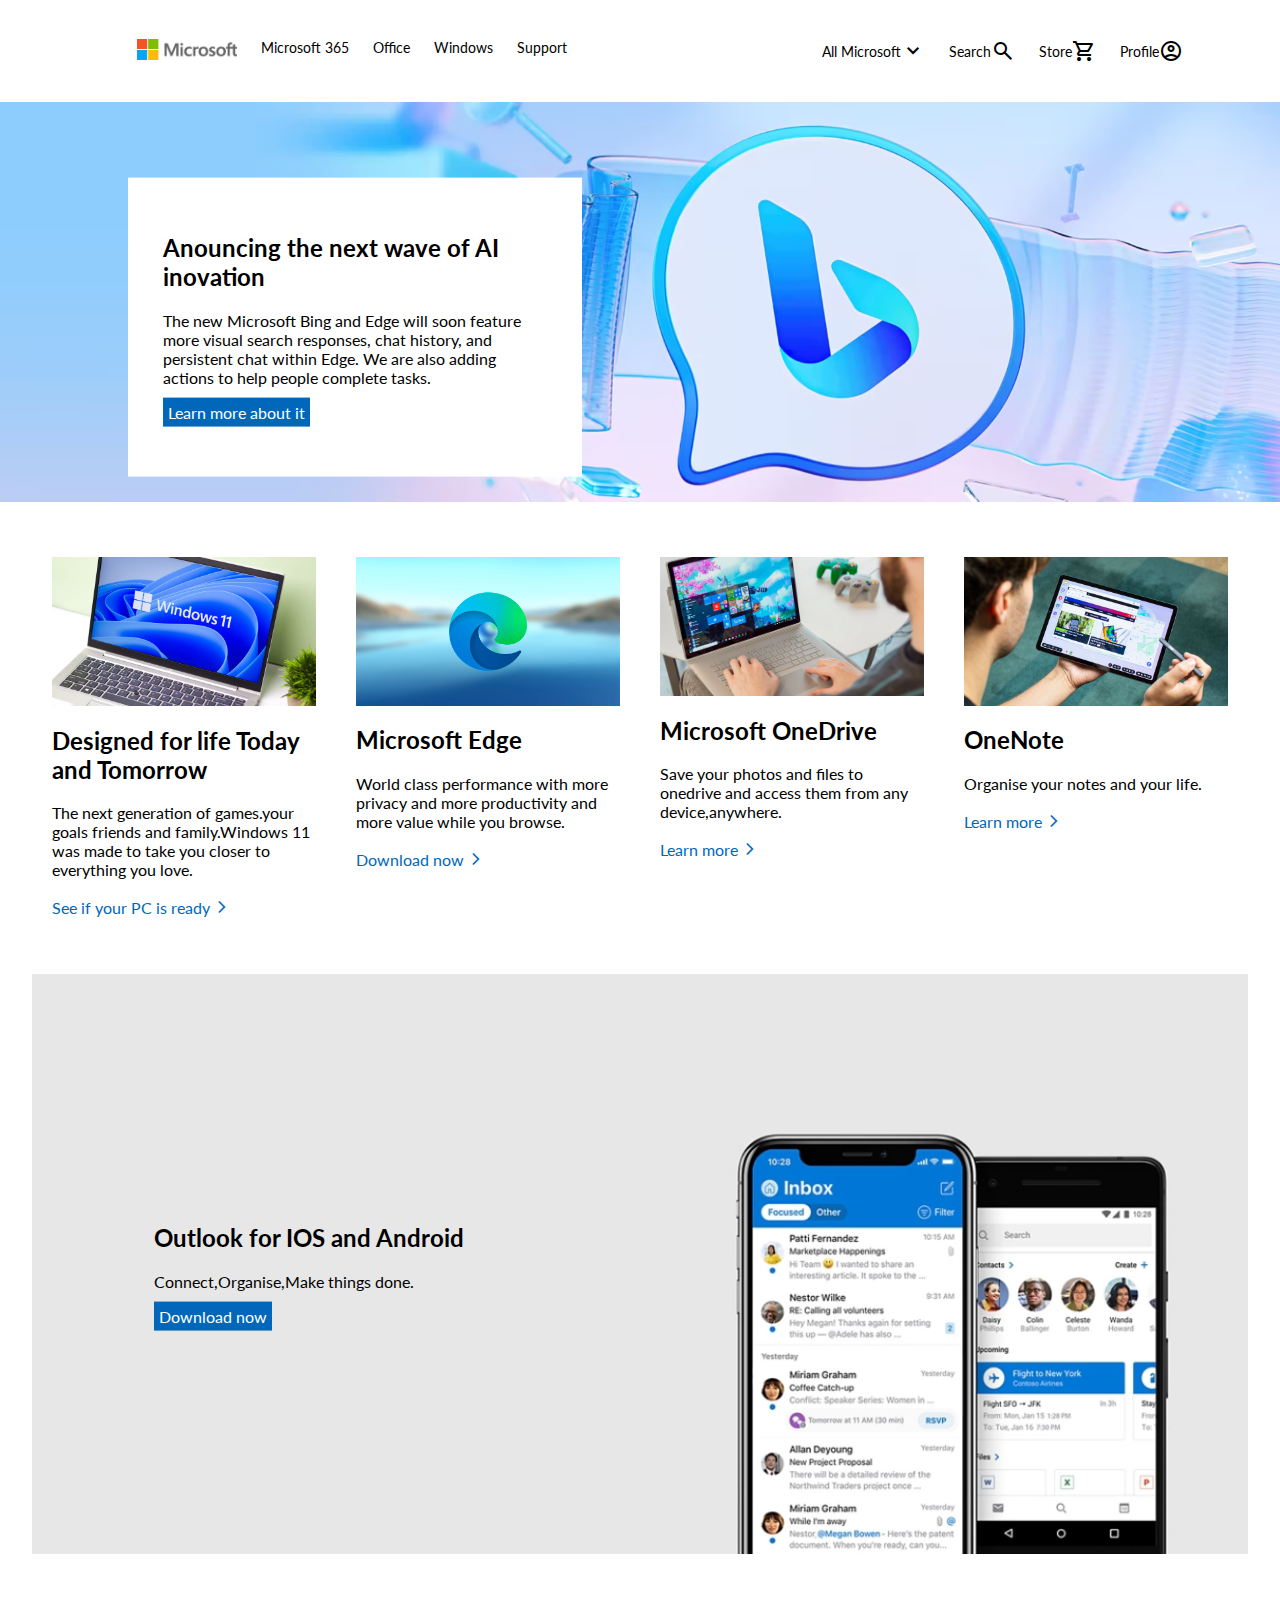
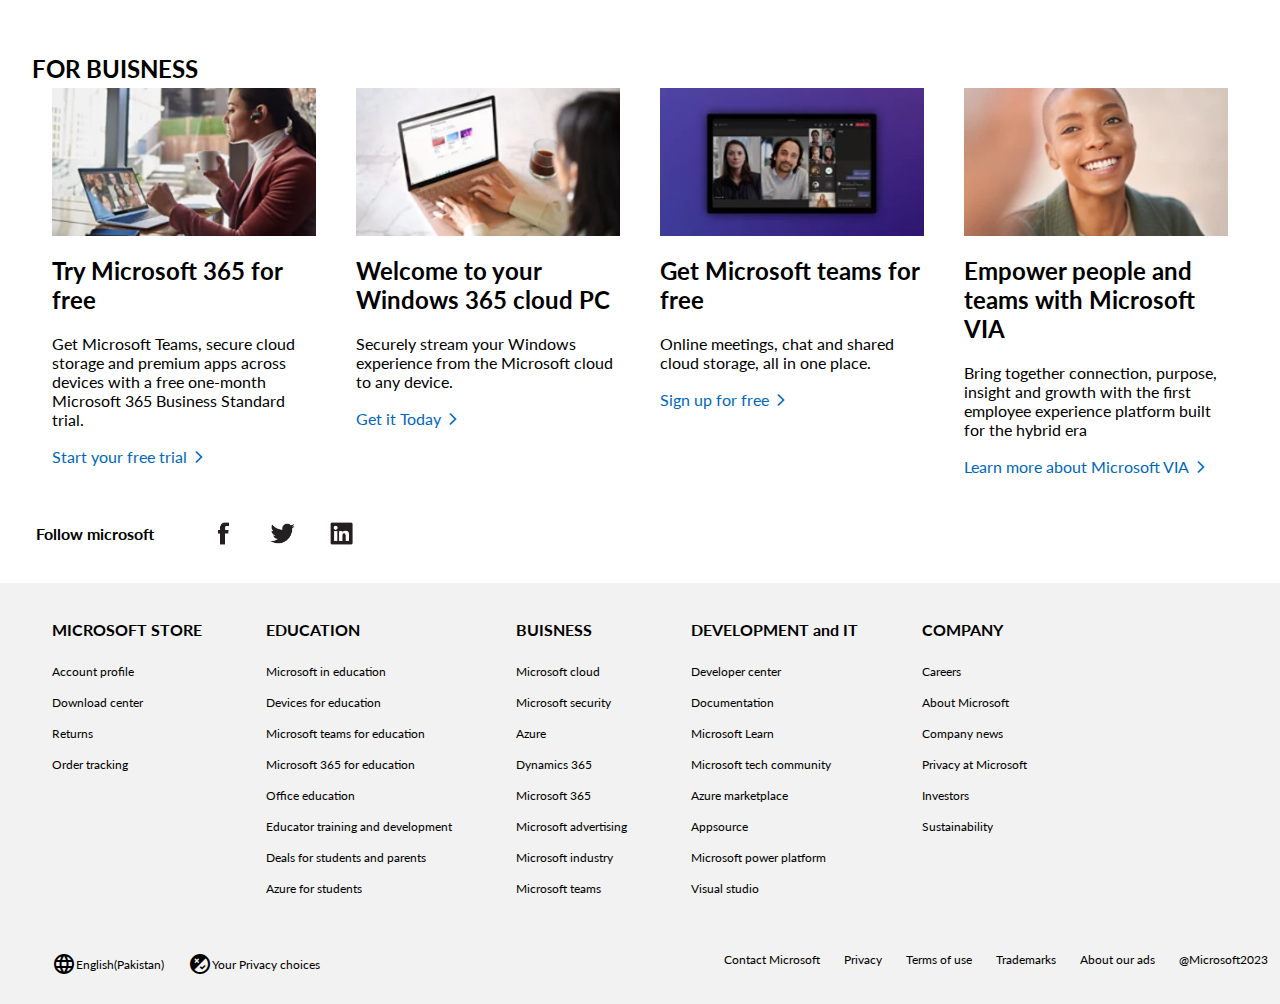
<file: index.html>
<html>
    <head>
        <link rel="stylesheet" href="style.css">
        <link rel="stylesheet" href="https://fonts.googleapis.com/css2?family=Material+Symbols+Outlined:opsz,wght,FILL,GRAD@48,400,0,0" />
        <link rel="stylesheet" href="https://fonts.googleapis.com/css2?family=Material+Symbols+Rounded:opsz,wght,FILL,GRAD@48,200,0,0" />
        <link href="https://fonts.googleapis.com/css2?family=Inter&family=Lato&family=Roboto&display=swap" rel="stylesheet">
        <link rel="stylesheet" href="https://fonts.googleapis.com/css2?family=Material+Symbols+Outlined:opsz,wght,FILL,GRAD@20..48,100..700,0..1,-50..200" />
    </head>
    <body>
        <div class="site-wrapper">
            <header class="header">
                <div class="container">

                
                <nav class="main-nav">

                    <ul>
                        <li><a href="https://www.microsoft.com/"></a><img src="images/logo.png" alt=""></li>
                        <li><a href="https://www.microsoft.com/en/microsoft-365?rtc=1">Microsoft 365</a></li>
                        <li><a href="https://www.microsoft.com/en/microsoft-365/microsoft-office?rtc=1">Office</a></li>
                        <li><a href="https://www.microsoft.com/en-us/windows/">Windows</a></li>
                        <li><a href="https://support.microsoft.com/en-US">Support</a><li>                        

                    </ul>
                    <ul>
                        <li><a href="https://www.microsoft.com/"><span>All Microsoft</span><span class="material-symbols-outlined">stat_minus_1</span></a></li>
                        <li><a href="https://www.microsoft.com/"><span>Search</span><span class="material-symbols-outlined">search</span></a></li>
                        <li><a href="https://www.microsoft.com/en-pk/store/cart"><span>Store</span><span class="material-symbols-outlined">shopping_cart</span></a></li>
                        <li><a href="https://login.live.com/"><span>Profile</span><span class="material-symbols-outlined">account_circle</span></a></li>
                    </ul>

                </nav><!-- /.main-nav -->
            </div><!-- /.container -->

                <div class="header-image-wrapper">
                    <img src="images/test2.avif" alt="img">
                    <div class="header-image-overlay">
                        <h2>Anouncing the next wave of AI inovation</h2>
                        <p>The new Microsoft Bing and Edge will soon feature more visual search responses, chat history, and persistent chat within Edge. We are also adding actions to help people complete tasks.
                        </p>
                        <div class="header-image-overlay-link">
                            <a href="https://blogs.microsoft.com/">Learn more about it</a>
                        </div><!-- /.header-image-overlay-link -->
                    </div><!-- /.header-image-overlay -->


            </div><!-- /.header-image-wrapper -->
                

            </header><!-- /.header -->
        <div class="container">

           
            <main class="main">
                <div class="ms-products-wrapper">
                    <div class="product-card">
                        <img src="images/card-1.jpg" alt="">
                        <h2>Designed for life Today and Tomorrow</h2>
                        <p>The next generation of games.your goals friends and family.Windows 11 was made to take you closer to everything you love.
                        </p>
                        <div class="download-buttons">
                            <a href="https://www.microsoft.com/">See if your PC is ready</a>
                            <span class="material-symbols-outlined">navigate_next</span>
                            
                        </div><!-- /.download-buttons -->

                    </div><!-- /.product-card -->
                    <div class="product-card">
                        <img src="images/card-2.jpg" alt="">
                        <h2>Microsoft Edge</h2>
                        <p>World class performance with more privacy and more productivity and more value while you browse. </p>
                        <div class="download-buttons">
                            <a href="https://www.microsoft.com/">Download now</a>
                            <span class="material-symbols-outlined">navigate_next</span>
                            
                        </div><!-- /.download-buttons -->
            


                    </div><!-- /.product-card -->
                    <div class="product-card">
                        <img src="images/card-3.webp" alt="">
                        <h2>Microsoft OneDrive</h2>
                        <p>Save your photos and files to onedrive and access them from any device,anywhere.</p>
                        <div class="download-buttons">
                            <a href="https://www.microsoft.com/">Learn more</a>
                            <span class="material-symbols-outlined">navigate_next</span>
                            
                        </div><!-- /.download-buttons --> 


                    </div><!-- /.product-card -->
                    <div class="product-card">
                        <img src="images/card-4.png" alt="">
                        <h2>OneNote</h2>
                        <p>Organise your notes and your life.</p>
                        <div class="download-buttons">
                            <a href="https://www.microsoft.com/">Learn more</a>
                            <span class="material-symbols-outlined">navigate_next</span>
                            
                        </div><!-- /.download-buttons -->
                    </div><!-- /.product-card -->

                </div><!-- /.ms-site-wrapper -->
                <div class="ms-image-wrapper">
                    <img src="images/HERO-2.webp" alt="">
                 <div class="ms-image-overlay">
                        <h2>Outlook for IOS and Android</h2>
                        <p>Connect,Organise,Make things done.</p>
                    <div class="ms-image-overlay-link">
                        <a href="https://www.microsoft.com/en/microsoft-365/outlook-mobile-for-android-and-ios?icid=mscom_marcom_MPH1a_OutlookApp">Download now</a>
                    </div><!-- /.ms-image-overlay-link -->
                 </div>
              
    
                </div><!-- /.ms-image-wrapper -->
                <div class="heading">
                    <h2>FOR BUISNESS</h2>
                </div>
                
               
                <div class="bottom-products-wrapper">
                    
                    <div class="product-card">
                        <img src="images/card-5.webp" alt="">
                        <h2>Try Microsoft 365 for free</h2>
                        <p>Get Microsoft Teams, secure cloud storage and premium apps across devices with a free one-month Microsoft 365 Business Standard trial.
                        </p>
                        <div class="download-buttons">
                            <a href="https://www.microsoft.com/">Start your free trial</a>
                            <span class="material-symbols-outlined">navigate_next</span>
                            
                        </div><!-- /.download-buttons -->  
                    </div><!-- /.product-card -->
                    <div class="product-card">
                        <img src="images/card-6.webp" alt="">
                        <h2>Welcome to your Windows 365 cloud PC</h2>
                        <p>Securely stream your Windows experience from the Microsoft cloud to any device.
                        </p>
                        <div class="download-buttons">
                            <a href="https://www.microsoft.com/">Get it Today</a>
                            <span class="material-symbols-outlined">navigate_next</span>
                            
                        </div><!-- /.download-buttons -->  
                    </div><!-- /.product-card -->
                    <div class="product-card">

                        <img src="images/card-7.webp" alt="">
                        <h2>Get Microsoft teams for free</h2>
                        <p>Online meetings, chat and shared cloud storage, all in one place.
                        </p>
                        <div class="download-buttons">
                            <a href="https://www.microsoft.com/">Sign up for free</a>
                            <span class="material-symbols-outlined">navigate_next</span>
                            
                        </div><!-- /.download-buttons -->  
                    </div><!-- /.product-card -->
                    <div class="product-card">

                        <img src="images/card-8.webp" alt="">
                        <h2>Empower people and teams with Microsoft VIA</h2>
                        <p>Bring together connection, purpose, insight and growth with the first employee experience platform built for the hybrid era
                        </p>
                        <div class="download-buttons">
                            <a href="https://www.microsoft.com/">Learn more about Microsoft VIA</a>
                            <span class="material-symbols-outlined">navigate_next</span>
                            
                        </div><!-- /.download-buttons -->  
                    </div><!-- /.product-card -->
                </div><!-- /.bottom-products-wrapper -->

                <div class="social-connections">
                    <h4>Follow microsoft</h4>

                    <div class="main-links">
                    <ul>
                        
                        <li><a href="https://www.facebook.com/MSFTPK/"><span><img src="images/logo2.avif" alt=""></span></a></li>
                        <li><a href="https://twitter.com/i/flow/login?redirect_after_login=%2Fms_pakistan"><span><img src="images/logo3.webp" alt=""></span></a></li>
                        <li><a href="https://www.linkedin.com/company/microsoft"><span><img src="images/logo3.avif" alt=""></span></a></li>    
                    </ul>
                </div><!-- /.main-links -->
                </div><!-- /.social-connections -->
                </div>


            </main><!-- /.main -->
        </div><!--/.container -->
            <footer class="footer">
               

                
                <div class="bottom-links">
                    <ul>
                        <li><h4>MICROSOFT STORE</h4></li>
                        <li><a href="https://www.microsoft.com/" >Account profile </a></li>
                        <li><a href="https://www.microsoft.com/" >Download center</a></li>
                        <li><a href="https://www.microsoft.com/" >Returns</a></li>
                        <li><a href="https://www.microsoft.com/" >Order tracking</a></li>
                    </ul>
                    <ul>
                        <li><h4>EDUCATION</h4></li>
                        <li><a href="https://www.microsoft.com/" >Microsoft in education</a></li>
                        <li><a href="https://www.microsoft.com/" >Devices for education</a></li>
                        <li><a href="https://www.microsoft.com/" >Microsoft teams for education</a></li>
                        <li><a href="https://www.microsoft.com/" >Microsoft 365 for education</a></li>
                        <li><a href="https://www.microsoft.com/" >Office education</a></li>
                        <li><a href="https://www.microsoft.com/" >Educator training and development</a></li>
                        <li><a href="https://www.microsoft.com/" >Deals for students and parents</a></li>
                        <li><a href="https://www.microsoft.com/" >Azure for students</a></li>
                    </ul>
                    <ul>
                        <li><h4>BUISNESS</h4></li>
                        <li><a href="https://www.microsoft.com/" >Microsoft cloud</a></li>
                        <li><a href="https://www.microsoft.com/" >Microsoft security</a></li>
                        <li><a href="https://www.microsoft.com/" >Azure</a></li>
                        <li><a href="https://www.microsoft.com/" >Dynamics 365</a></li>
                        <li><a href="https://www.microsoft.com/" >Microsoft 365</a></li>
                        <li><a href="https://www.microsoft.com/" >Microsoft advertising</a></li>
                        <li><a href="https://www.microsoft.com/" >Microsoft industry</a></li>
                        <li><a href="https://www.microsoft.com/" >Microsoft teams</a></li>
                    </ul>
                    <ul>
                      <li><h4>DEVELOPMENT and IT</h4></li>
                      <li><a href="https://www.microsoft.com/">Developer center</a></li>
                      <li><a href="https://www.microsoft.com/">Documentation</a></li>
                      <li><a href="https://www.microsoft.com/">Microsoft Learn</a></li>
                      <li><a href="https://www.microsoft.com/">Microsoft tech community</a></li>
                      <li><a href="https://www.microsoft.com/">Azure marketplace</a></li>
                      <li><a href="https://www.microsoft.com/">Appsource</a></li>
                      <li><a href="https://www.microsoft.com/">Microsoft power platform </a></li>
                      <li><a href="https://www.microsoft.com/">Visual studio</a></li>
                    </ul>
                    <ul>
                        <li><h4>COMPANY</h4></li>
                        <li><a href="https://www.microsoft.com/">Careers</a></li>
                        <li><a href="https://www.microsoft.com/">About Microsoft</a></li>
                        <li><a href="https://www.microsoft.com/">Company news</a></li>
                        <li><a href="https://www.microsoft.com/">Privacy at Microsoft</a></li>
                        <li><a href="https://www.microsoft.com/">Investors</a></li>
                        <li><a href="https://www.microsoft.com/">Sustainability</a></li>
                    </ul>
               
                
                </div>
                <div class="help-center">
                    <ul>
                        <li><a href=""><span class="material-symbols-rounded">language</span>English(Pakistan)</a></li>
                        <li><a href=""><span class="material-symbols-outlined">flaky</span>Your Privacy choices</a></li>
                    </ul>
                    <ul>
                        <li><a href="">Contact Microsoft</a></li>
                        <li><a href="">Privacy</a></li>
                        <li><a href="">Terms of use</a></li>
                        <li><a href="">Trademarks</a></li>
                        <li><a href="">About our ads</a></li>
                        <li><a href=""></a>@Microsoft2023</li>
                    </ul>

                </div><!-- /.help-center -->
                

            </footer><!-- /.footer -->
        
        </div><!-- /.site-wrapper -->
       
        
    </body>
</html>

<!-- /.nothing changed -->
<!-- /.nothing changed -->
</file>
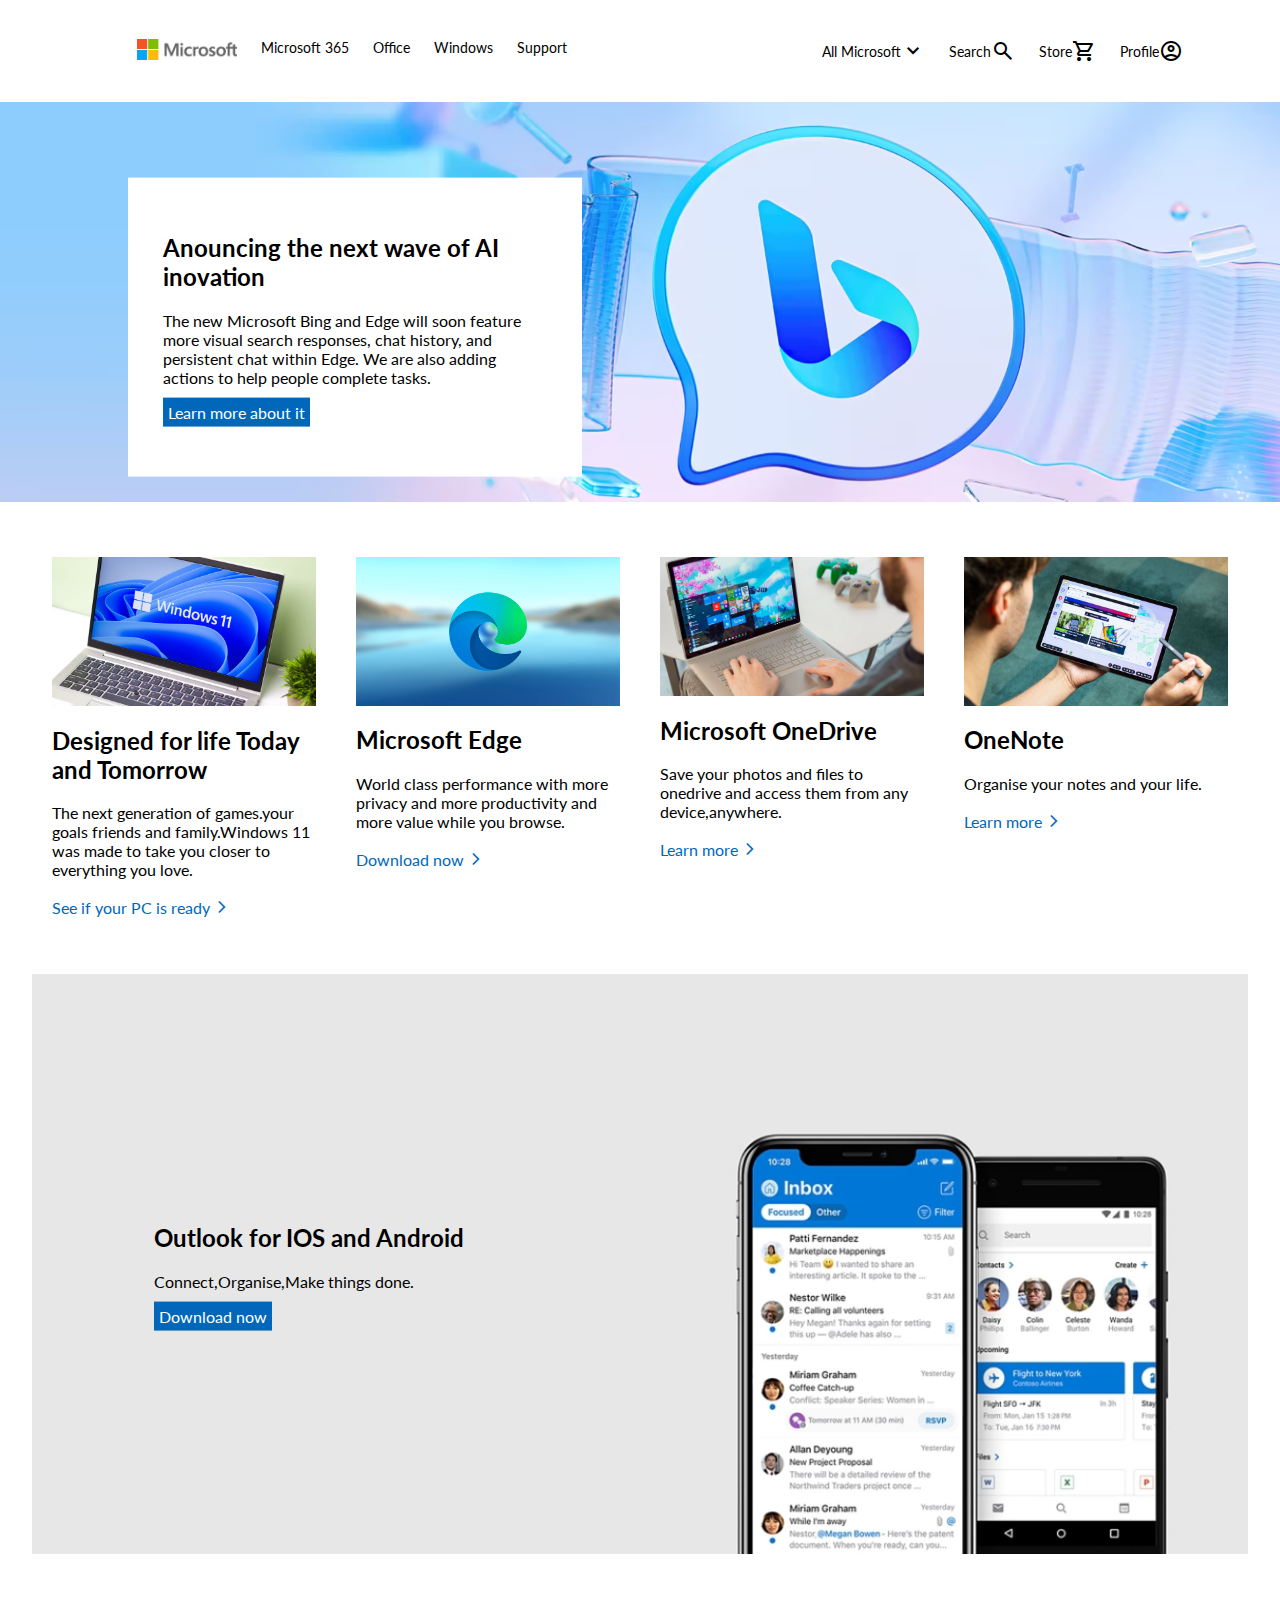
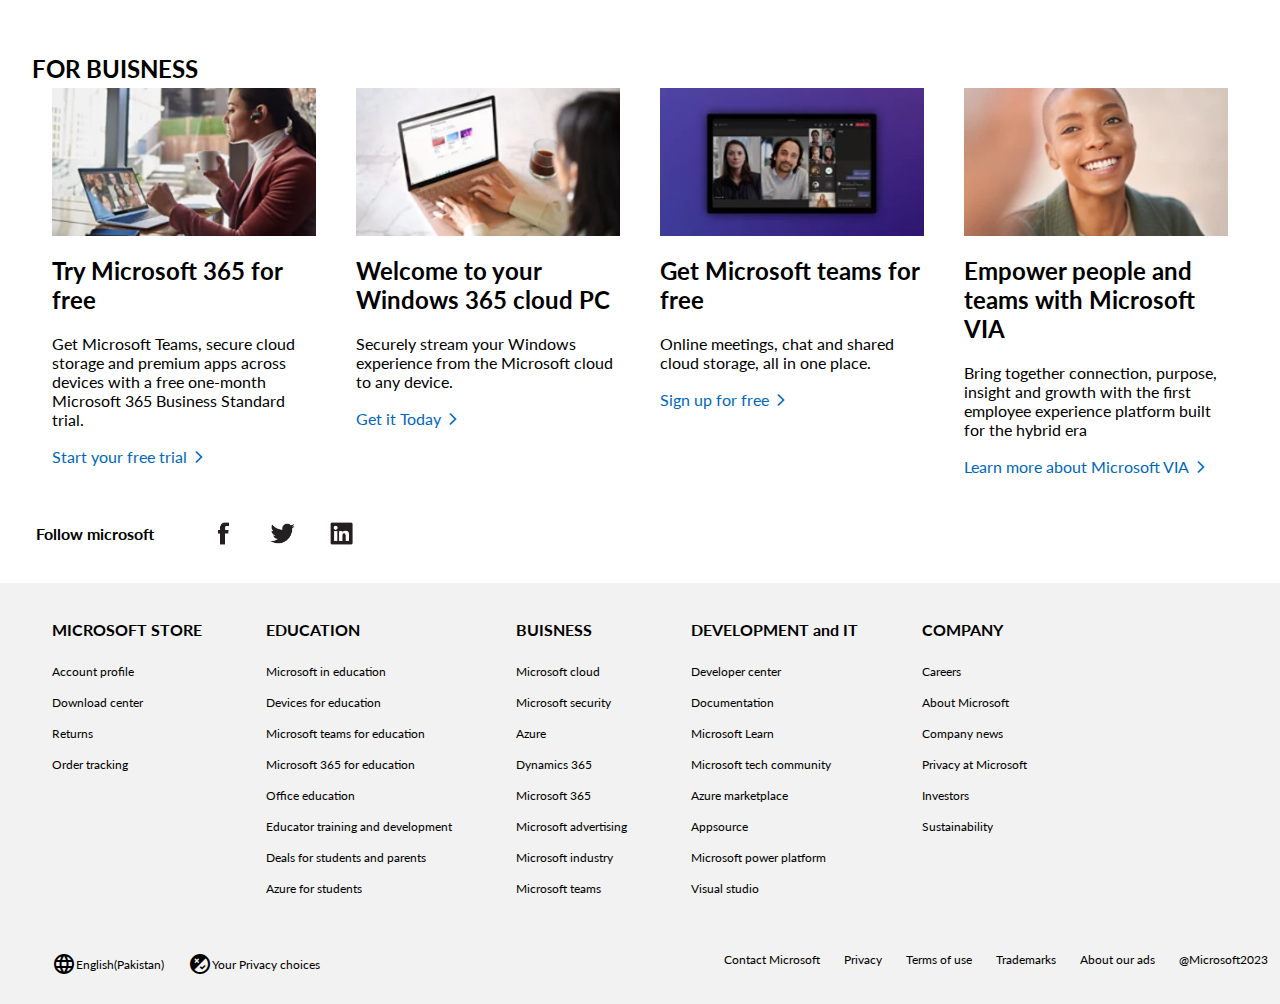
<file: index3.html>
<html>
    <head>
        <link rel="stylesheet" href="style3.css">
        <link rel="stylesheet" href="https://fonts.googleapis.com/css2?family=Material+Symbols+Outlined:opsz,wght,FILL,GRAD@48,400,0,0" />
        <link rel="stylesheet" href="https://fonts.googleapis.com/css2?family=Material+Symbols+Rounded:opsz,wght,FILL,GRAD@48,200,0,0" />
        <link href="https://fonts.googleapis.com/css2?family=Inter&family=Lato&family=Roboto&display=swap" rel="stylesheet">
        <link rel="stylesheet" href="https://fonts.googleapis.com/css2?family=Material+Symbols+Outlined:opsz,wght,FILL,GRAD@20..48,100..700,0..1,-50..200" />
    </head>
    <body>
        <div class="site-wrapper">
            <header class="header">
                <div class="container">

                
                <nav class="main-nav">

                    <ul>
                        <li><a href="https://www.microsoft.com/"></a><img src="images/logo.png" alt=""></li>
                        <li><a href="https://www.microsoft.com/en/microsoft-365?rtc=1">Microsoft 365</a></li>
                        <li><a href="https://www.microsoft.com/en/microsoft-365/microsoft-office?rtc=1">Office</a></li>
                        <li><a href="https://www.microsoft.com/en-us/windows/">Windows</a></li>
                        <li><a href="https://support.microsoft.com/en-US">Support</a><li>                        

                    </ul>
                    <ul>
                        <li><a href="https://www.microsoft.com/"><span>All Microsoft</span><span class="material-symbols-outlined">stat_minus_1</span></a></li>
                        <li><a href="https://www.microsoft.com/"><span>Search</span><span class="material-symbols-outlined">search</span></a></li>
                        <li><a href="https://www.microsoft.com/en-pk/store/cart"><span>Store</span><span class="material-symbols-outlined">shopping_cart</span></a></li>
                        <li><a href="https://login.live.com/"><span>Profile</span><span class="material-symbols-outlined">account_circle</span></a></li>
                    </ul>

                </nav><!-- /.main-nav -->
            </div><!-- /.container -->

                <div class="header-image-wrapper">
                    <img src="images/test2.avif" alt="img">
                    <div class="header-image-overlay">
                        <h2>Anouncing the next wave of AI inovation</h2>
                        <p>The new Microsoft Bing and Edge will soon feature more visual search responses, chat history, and persistent chat within Edge. We are also adding actions to help people complete tasks.
                        </p>
                        <div class="header-image-overlay-link">
                            <a href="https://blogs.microsoft.com/">Learn more about it</a>
                        </div><!-- /.header-image-overlay-link -->
                    </div><!-- /.header-image-overlay -->


            </div><!-- /.header-image-wrapper -->
                

            </header><!-- /.header -->
        <div class="container">

           
            <main class="main">
                <div class="ms-products-wrapper">
                    <div class="product-card">
                        <img src="images/card-1.jpg" alt="">
                        <h2>Designed for life Today and Tomorrow</h2>
                        <p>The next generation of games.your goals friends and family.Windows 11 was made to take you closer to everything you love.
                        </p>
                        <div class="download-buttons">
                            <a href="https://www.microsoft.com/">See if your PC is ready</a>
                            <span class="material-symbols-outlined">navigate_next</span>
                            
                        </div><!-- /.download-buttons -->

                    </div><!-- /.product-card -->
                    <div class="product-card">
                        <img src="images/card-2.jpg" alt="">
                        <h2>Microsoft Edge</h2>
                        <p>World class performance with more privacy and more productivity and more value while you browse. </p>
                        <div class="download-buttons">
                            <a href="https://www.microsoft.com/">Download now</a>
                            <span class="material-symbols-outlined">navigate_next</span>
                            
                        </div><!-- /.download-buttons -->
            


                    </div><!-- /.product-card -->
                    <div class="product-card">
                        <img src="images/card-3.webp" alt="">
                        <h2>Microsoft OneDrive</h2>
                        <p>Save your photos and files to onedrive and access them from any device,anywhere.</p>
                        <div class="download-buttons">
                            <a href="https://www.microsoft.com/">Learn more</a>
                            <span class="material-symbols-outlined">navigate_next</span>
                            
                        </div><!-- /.download-buttons --> 


                    </div><!-- /.product-card -->
                    <div class="product-card">
                        <img src="images/card-4.png" alt="">
                        <h2>OneNote</h2>
                        <p>Organise your notes and your life.</p>
                        <div class="download-buttons">
                            <a href="https://www.microsoft.com/">Learn more</a>
                            <span class="material-symbols-outlined">navigate_next</span>
                            
                        </div><!-- /.download-buttons -->
                    </div><!-- /.product-card -->

                </div><!-- /.ms-site-wrapper -->
                <div class="ms-image-wrapper">
                    <img src="images/HERO-2.webp" alt="">
                 <div class="ms-image-overlay">
                        <h2>Outlook for IOS and Android</h2>
                        <p>Connect,Organise,Make things done.</p>
                    <div class="ms-image-overlay-link">
                        <a href="https://www.microsoft.com/en/microsoft-365/outlook-mobile-for-android-and-ios?icid=mscom_marcom_MPH1a_OutlookApp">Download now</a>
                    </div><!-- /.ms-image-overlay-link -->
                 </div>
              
    
                </div><!-- /.ms-image-wrapper -->
                <div class="heading">
                    <h2>FOR BUISNESS</h2>
                </div>
                
               
                <div class="bottom-products-wrapper">
                    
                    <div class="product-card">
                        <img src="images/card-5.webp" alt="">
                        <h2>Try Microsoft 365 for free</h2>
                        <p>Get Microsoft Teams, secure cloud storage and premium apps across devices with a free one-month Microsoft 365 Business Standard trial.
                        </p>
                        <div class="download-buttons">
                            <a href="https://www.microsoft.com/">Start your free trial</a>
                            <span class="material-symbols-outlined">navigate_next</span>
                            
                        </div><!-- /.download-buttons -->  
                    </div><!-- /.product-card -->
                    <div class="product-card">
                        <img src="images/card-6.webp" alt="">
                        <h2>Welcome to your Windows 365 cloud PC</h2>
                        <p>Securely stream your Windows experience from the Microsoft cloud to any device.
                        </p>
                        <div class="download-buttons">
                            <a href="https://www.microsoft.com/">Get it Today</a>
                            <span class="material-symbols-outlined">navigate_next</span>
                            
                        </div><!-- /.download-buttons -->  
                    </div><!-- /.product-card -->
                    <div class="product-card">

                        <img src="images/card-7.webp" alt="">
                        <h2>Get Microsoft teams for free</h2>
                        <p>Online meetings, chat and shared cloud storage, all in one place.
                        </p>
                        <div class="download-buttons">
                            <a href="https://www.microsoft.com/">Sign up for free</a>
                            <span class="material-symbols-outlined">navigate_next</span>
                            
                        </div><!-- /.download-buttons -->  
                    </div><!-- /.product-card -->
                    <div class="product-card">

                        <img src="images/card-8.webp" alt="">
                        <h2>Empower people and teams with Microsoft VIA</h2>
                        <p>Bring together connection, purpose, insight and growth with the first employee experience platform built for the hybrid era
                        </p>
                        <div class="download-buttons">
                            <a href="https://www.microsoft.com/">Learn more about Microsoft VIA</a>
                            <span class="material-symbols-outlined">navigate_next</span>
                            
                        </div><!-- /.download-buttons -->  
                    </div><!-- /.product-card -->
                </div><!-- /.bottom-products-wrapper -->

                <div class="social-connections">
                    <h4>Follow microsoft</h4>

                    <div class="main-links">
                    <ul>
                        
                        <li><a href="https://www.facebook.com/MSFTPK/"><span><img src="images/logo2.avif" alt=""></span></a></li>
                        <li><a href="https://twitter.com/i/flow/login?redirect_after_login=%2Fms_pakistan"><span><img src="images/logo3.webp" alt=""></span></a></li>
                        <li><a href="https://www.linkedin.com/company/microsoft"><span><img src="images/logo3.avif" alt=""></span></a></li>    
                    </ul>
                </div><!-- /.main-links -->
                </div><!-- /.social-connections -->
                </div>


            </main><!-- /.main -->
        </div><!--/.container -->
            <footer class="footer">
               

                
                <div class="bottom-links">
                    <ul>
                        <li><h4>MICROSOFT STORE</h4></li>
                        <li><a href="https://www.microsoft.com/" >Account profile </a></li>
                        <li><a href="https://www.microsoft.com/" >Download center</a></li>
                        <li><a href="https://www.microsoft.com/" >Returns</a></li>
                        <li><a href="https://www.microsoft.com/" >Order tracking</a></li>
                    </ul>
                    <ul>
                        <li><h4>EDUCATION</h4></li>
                        <li><a href="https://www.microsoft.com/" >Microsoft in education</a></li>
                        <li><a href="https://www.microsoft.com/" >Devices for education</a></li>
                        <li><a href="https://www.microsoft.com/" >Microsoft teams for education</a></li>
                        <li><a href="https://www.microsoft.com/" >Microsoft 365 for education</a></li>
                        <li><a href="https://www.microsoft.com/" >Office education</a></li>
                        <li><a href="https://www.microsoft.com/" >Educator training and development</a></li>
                        <li><a href="https://www.microsoft.com/" >Deals for students and parents</a></li>
                        <li><a href="https://www.microsoft.com/" >Azure for students</a></li>
                    </ul>
                    <ul>
                        <li><h4>BUISNESS</h4></li>
                        <li><a href="https://www.microsoft.com/" >Microsoft cloud</a></li>
                        <li><a href="https://www.microsoft.com/" >Microsoft security</a></li>
                        <li><a href="https://www.microsoft.com/" >Azure</a></li>
                        <li><a href="https://www.microsoft.com/" >Dynamics 365</a></li>
                        <li><a href="https://www.microsoft.com/" >Microsoft 365</a></li>
                        <li><a href="https://www.microsoft.com/" >Microsoft advertising</a></li>
                        <li><a href="https://www.microsoft.com/" >Microsoft industry</a></li>
                        <li><a href="https://www.microsoft.com/" >Microsoft teams</a></li>
                    </ul>
                    <ul>
                      <li><h4>DEVELOPMENT and IT</h4></li>
                      <li><a href="https://www.microsoft.com/">Developer center</a></li>
                      <li><a href="https://www.microsoft.com/">Documentation</a></li>
                      <li><a href="https://www.microsoft.com/">Microsoft Learn</a></li>
                      <li><a href="https://www.microsoft.com/">Microsoft tech community</a></li>
                      <li><a href="https://www.microsoft.com/">Azure marketplace</a></li>
                      <li><a href="https://www.microsoft.com/">Appsource</a></li>
                      <li><a href="https://www.microsoft.com/">Microsoft power platform </a></li>
                      <li><a href="https://www.microsoft.com/">Visual studio</a></li>
                    </ul>
                    <ul>
                        <li><h4>COMPANY</h4></li>
                        <li><a href="https://www.microsoft.com/">Careers</a></li>
                        <li><a href="https://www.microsoft.com/">About Microsoft</a></li>
                        <li><a href="https://www.microsoft.com/">Company news</a></li>
                        <li><a href="https://www.microsoft.com/">Privacy at Microsoft</a></li>
                        <li><a href="https://www.microsoft.com/">Investors</a></li>
                        <li><a href="https://www.microsoft.com/">Sustainability</a></li>
                    </ul>
               
                
                </div>
                <div class="help-center">
                    <ul>
                        <li><a href=""><span class="material-symbols-rounded">language</span>English(Pakistan)</a></li>
                        <li><a href=""><span class="material-symbols-outlined">flaky</span>Your Privacy choices</a></li>
                    </ul>
                    <ul>
                        <li><a href="">Contact Microsoft</a></li>
                        <li><a href="">Privacy</a></li>
                        <li><a href="">Terms of use</a></li>
                        <li><a href="">Trademarks</a></li>
                        <li><a href="">About our ads</a></li>
                        <li><a href=""></a>@Microsoft2023</li>
                    </ul>

                </div><!-- /.help-center -->
                

            </footer><!-- /.footer -->
        
        </div><!-- /.site-wrapper -->
       
        
    </body>
</html>

<!-- /.nothing changed -->
<!-- /.nothing changed -->
</file>
<file: style.css>
body{
    font-family: 'Lato', sans-serif;
    margin: 0;
}
.main-nav{
    display: flex;
    justify-content: space-between;
    padding: 6px 48px;
    margin: 5px;   
}


.main-nav ul{
     display: flex; 
    list-style-type: none;
    
    
}
.main-nav ul li{
    margin: 12px;
    font-size: 14px;
}

.main-nav ul li a{
    text-decoration: none;
    color: black;
}
.main-nav ul li a{
    display: flex;
    align-items: center;
}
.main-nav ul li img{
    width: 100px;
}
.main-nav ul li a:hover{
    border-bottom: 2px solid black;
}

.header-image-wrapper img{
    width: 100%;
    margin-bottom: 50px;
}
.header-image-wrapper{
    position: relative;
    
}
.header-image-overlay{
    width: 30%;
    position: absolute;
    background-color: white;
    padding: 35px;
    top: 50%;
    left: 10%;
    transform: translateY(-50%);
}
.header-image-overlay-link{
    width: 50%;
    margin-bottom: 20px;

    

}
.header-image-overlay-link a{
text-decoration: none;
color: white;
background-color: #0067ba;
padding: 5px;
}
.material-symbols-outlined{
    font-size: 10px;
}
.ms-products-wrapper{
    display: flex;
    margin-bottom: 50px;

}
.product-card{
    width: 25%;
    
    margin:60px  20px;
    
    
  
    


}
.ms-products-wrapper img{
    width: 100%;
    
}

.ms-products-wrapper .product-card a{
    text-decoration: none;
    color: #0067ba;
    display: flex;
    align-items: center;
    
}




.ms-products-wrapper .product-card a:hover{
     border-bottom: 2px solid  #0067ba;
    
}

.download-buttons{
    display: flex;
    align-items: center;
}



.download-buttons .material-symbols-outlined {
    color:  #0067ba;
    font-variation-settings:
    'FILL' 0,
    'wght' 400,
    'GRAD' 0,
    'opsz' 48
  
}



.ms-image-wrapper img{
    width: 100%;
}
.ms-image-wrapper{
    position: relative;
    margin-bottom:30px ; 
}   
  

.ms-image-overlay{
    width: 40%;
    position: absolute;
    top: 50%;
    left: 10%;
    transform: translateY(-50%);
     
}

.ms-image-wrapper .ms-image-overlay a{
    text-decoration: none;
    color: white;
    background-color:  #0067ba;
    padding: 5px;
}

.heading h2{
    margin-top: 100px;
    margin-bottom: 0; 

}
.bottom-products-wrapper{
    margin-top: 0;
    display: flex;

}
.product-card{
    width: 25%;
    
    margin:5px  20px;
    padding: 0;  
}
.bottom-products-wrapper img{
    width: 100%;
}
.bottom-products-wrapper .product-card a{
    text-decoration: none;
    color:  #0067ba;
}

.bottom-products-wrapper .product-card a:hover{
    border-bottom: 2px solid  #0067ba ;


}
.social-connections{
    display: flex;
    align-items: center;
    padding: 4px;
}
.main-links{
    display: flex;
}
.main-links ul{
    display: flex; 
   list-style-type: none;
}
.main-links ul h5{
    display: flex;
}
.main-links ul li {
    display: flex;
   margin: 12px;
}
.main-links ul li a{
   text-decoration: none;
   color: black;
}
.main-links ul li a span img{
    width: 35px;
}




.footer{
    background-color:  #f2f2f2;
}


.bottom-links{
    display: flex;
    
}

.bottom-links ul{
    
   list-style-type: none;
}
.bottom-links ul li{
   margin: 12px;
}
.bottom-links ul li a{
   text-decoration: none;
   color: black;
   font-size: 12px;
}
.bottom-links ul li a:hover{
   border-bottom: 1px solid black;
}
.container{
    width: 95%;
    margin: 0 auto;

}
.bottom-links ul h5{
    display: flex;
    align-items: center;
}
.help-center{
    display: flex;
    justify-content: space-between;
}
.help-center ul{
    display: flex;
}
.help-center ul li{
    list-style: none;
    margin: 12px;
    font-size: 12px;
}
.help-center ul li a{
    text-decoration: none;
    color: black;
    display: flex;
    align-items:center;
}
.help-center ul li a:hover{
    border-bottom: 1px solid black;
}
</file>
<file: style3.css>
body{
    font-family: 'Lato', sans-serif;
    margin: 0;
}
.main-nav{
    display: flex;
    justify-content: space-between;
    padding: 6px 48px;
    margin: 5px;   
}


.main-nav ul{
     display: flex; 
    list-style-type: none;
    
    
}
.main-nav ul li{
    margin: 12px;
    font-size: 14px;
}

.main-nav ul li a{
    text-decoration: none;
    color: black;
}
.main-nav ul li a{
    display: flex;
    align-items: center;
}
.main-nav ul li img{
    width: 100px;
}
.main-nav ul li a:hover{
    border-bottom: 2px solid black;
}

.header-image-wrapper img{
    width: 100%;
    margin-bottom: 50px;
}
.header-image-wrapper{
    position: relative;
    
}
.header-image-overlay{
    width: 30%;
    position: absolute;
    background-color: white;
    padding: 35px;
    top: 50%;
    left: 10%;
    transform: translateY(-50%);
}
.header-image-overlay-link{
    width: 50%;
    margin-bottom: 20px;

    

}
.header-image-overlay-link a{
text-decoration: none;
color: white;
background-color: #0067ba;
padding: 5px;
}
.material-symbols-outlined{
    font-size: 10px;
}
.ms-products-wrapper{
    display: flex;
    margin-bottom: 50px;

}
.product-card{
    width: 25%;
    
    margin:60px  20px;
    
    
  
    


}
.ms-products-wrapper img{
    width: 100%;
    
}

.ms-products-wrapper .product-card a{
    text-decoration: none;
    color: #0067ba;
    display: flex;
    align-items: center;
    
}




.ms-products-wrapper .product-card a:hover{
     border-bottom: 2px solid  #0067ba;
    
}

.download-buttons{
    display: flex;
    align-items: center;
}



.download-buttons .material-symbols-outlined {
    color:  #0067ba;
    font-variation-settings:
    'FILL' 0,
    'wght' 400,
    'GRAD' 0,
    'opsz' 48
  
}



.ms-image-wrapper img{
    width: 100%;
}
.ms-image-wrapper{
    position: relative;
    margin-bottom:30px ; 
}   
  

.ms-image-overlay{
    width: 40%;
    position: absolute;
    top: 50%;
    left: 10%;
    transform: translateY(-50%);
     
}

.ms-image-wrapper .ms-image-overlay a{
    text-decoration: none;
    color: white;
    background-color:  #0067ba;
    padding: 5px;
}

.heading h2{
    margin-top: 100px;
    margin-bottom: 0; 

}
.bottom-products-wrapper{
    margin-top: 0;
    display: flex;

}
.product-card{
    width: 25%;
    
    margin:5px  20px;
    padding: 0;  
}
.bottom-products-wrapper img{
    width: 100%;
}
.bottom-products-wrapper .product-card a{
    text-decoration: none;
    color:  #0067ba;
}

.bottom-products-wrapper .product-card a:hover{
    border-bottom: 2px solid  #0067ba ;


}
.social-connections{
    display: flex;
    align-items: center;
    padding: 4px;
}
.main-links{
    display: flex;
}
.main-links ul{
    display: flex; 
   list-style-type: none;
}
.main-links ul h5{
    display: flex;
}
.main-links ul li {
    display: flex;
   margin: 12px;
}
.main-links ul li a{
   text-decoration: none;
   color: black;
}
.main-links ul li a span img{
    width: 35px;
}




.footer{
    background-color:  #f2f2f2;
}


.bottom-links{
    display: flex;
    
}

.bottom-links ul{
    
   list-style-type: none;
}
.bottom-links ul li{
   margin: 12px;
}
.bottom-links ul li a{
   text-decoration: none;
   color: black;
   font-size: 12px;
}
.bottom-links ul li a:hover{
   border-bottom: 1px solid black;
}
.container{
    width: 95%;
    margin: 0 auto;

}
.bottom-links ul h5{
    display: flex;
    align-items: center;
}
.help-center{
    display: flex;
    justify-content: space-between;
}
.help-center ul{
    display: flex;
}
.help-center ul li{
    list-style: none;
    margin: 12px;
    font-size: 12px;
}
.help-center ul li a{
    text-decoration: none;
    color: black;
    display: flex;
    align-items:center;
}
.help-center ul li a:hover{
    border-bottom: 1px solid black;
}
</file>
